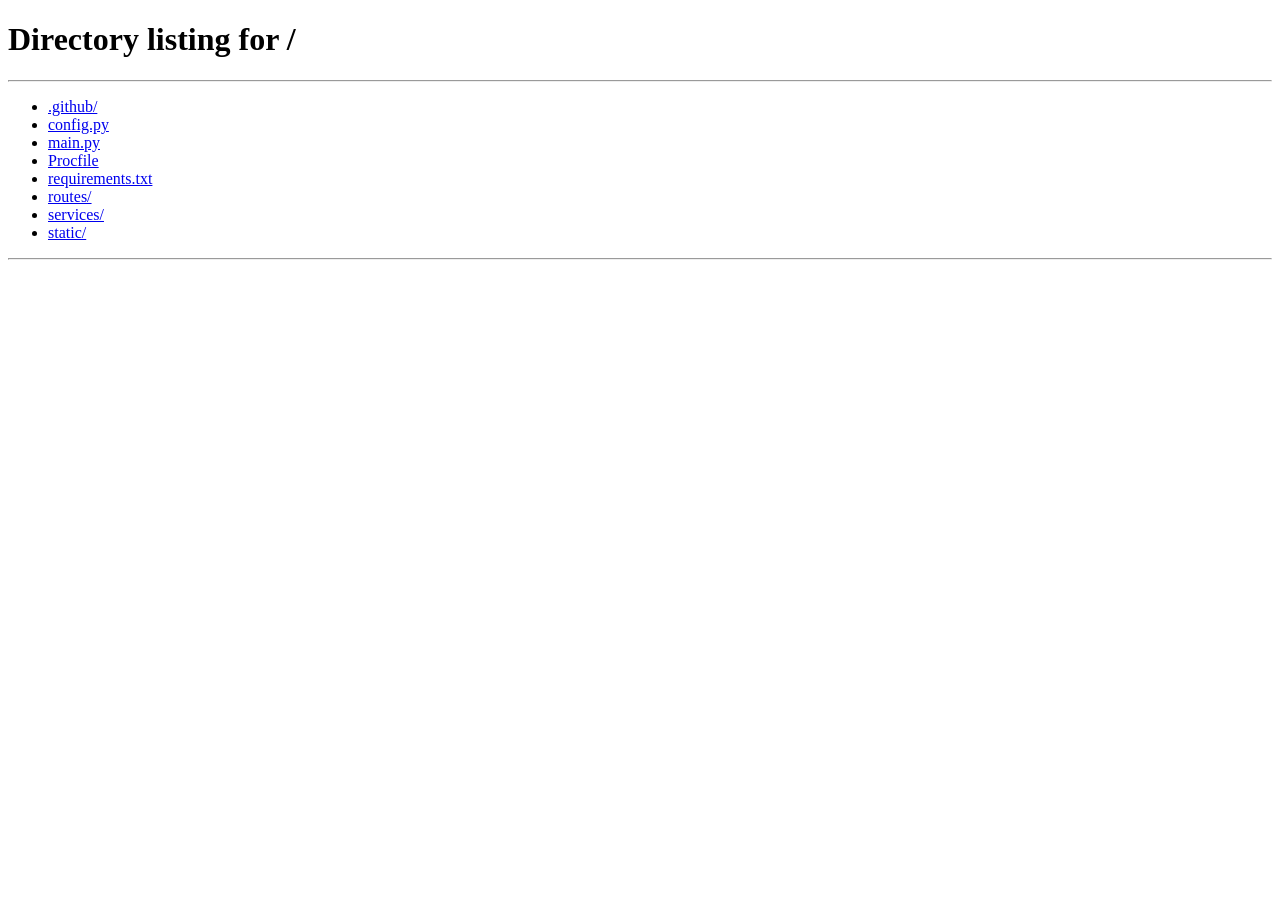
<file: static/index.html>
<!DOCTYPE html>
<html lang="en">
<head>
  <meta charset="UTF-8"/>
  <meta name="viewport" content="width=device-width,initial-scale=1.0"/>
  <title>Lumina — Browse</title>
  <link rel="stylesheet" href="/static/css/style.css"/>
</head>
<body>

<nav>
  <div class="nav-logo">Lumina<span class="dot">.</span></div>
  <div class="nav-links">
    <a href="/browse" class="nav-link active">Browse</a>
  </div>
  <div class="nav-right">
    <span class="nav-chip" id="nav-chip">CONSUMER</span>
    <span style="font-size:12px;color:var(--ink-3);letter-spacing:.5px" id="nav-user"></span>
    <button class="btn btn-ghost btn-sm" onclick="doLogout()">Sign out</button>
  </div>
</nav>

<div class="container page-wrap">

  <div class="page-header">
    <h1 class="page-title">The <span class="accent">archive,</span><br/>open to all.</h1>
    <p class="page-sub">Photographs uploaded by creators on Lumina. Search by title, tag, or location.</p>
  </div>

  <!-- Search is the focal input — large, underlined -->
  <div class="search-wrap">
    <input class="search-input" id="search-input" placeholder="Search by title, tag, location…" type="text"/>
    <button class="btn btn-ghost btn-sm" onclick="doSearch()">Search →</button>
    <button class="btn btn-ghost btn-sm" onclick="clearSearch()" style="color:var(--ink-3)">Clear</button>
  </div>

  <div id="search-label" style="display:none;font-size:11px;color:var(--ink-3);margin-bottom:1.5rem;letter-spacing:1.2px;text-transform:uppercase"></div>

  <div id="photo-grid" class="photo-grid"></div>

  <div id="grid-loader" class="loader-wrap" style="display:none">
    <div class="spinner"></div><span>Loading</span>
  </div>

  <div id="empty" class="empty-state" style="display:none">
    <span class="empty-icon">◌</span>
    <div class="empty-title">Nothing to show</div>
    <div class="empty-sub">Try a different query, or check back later.</div>
  </div>

  <div style="text-align:center;margin-top:3rem;display:none" id="load-more-wrap">
    <button class="btn btn-outline" id="load-more-btn" onclick="loadMore()">Load more</button>
  </div>
</div>

<div class="toast" id="toast"><div class="toast-dot"></div><span id="toast-msg"></span></div>
<script src="/static/js/auth.js"></script>
<script src="/static/js/consumer.js"></script>
<script>
  requireAuth();
  window.addEventListener('DOMContentLoaded',()=>{
    const u=localStorage.getItem('sv_username');
    if(u){
      document.getElementById('nav-user').textContent=u;
      document.getElementById('nav-chip').textContent=(localStorage.getItem('sv_role')||'consumer').toUpperCase();
    }
    loadPhotos();
    document.getElementById('search-input').addEventListener('keydown',e=>{if(e.key==='Enter')doSearch();});
  });
</script>
</body>
</html>
</file>
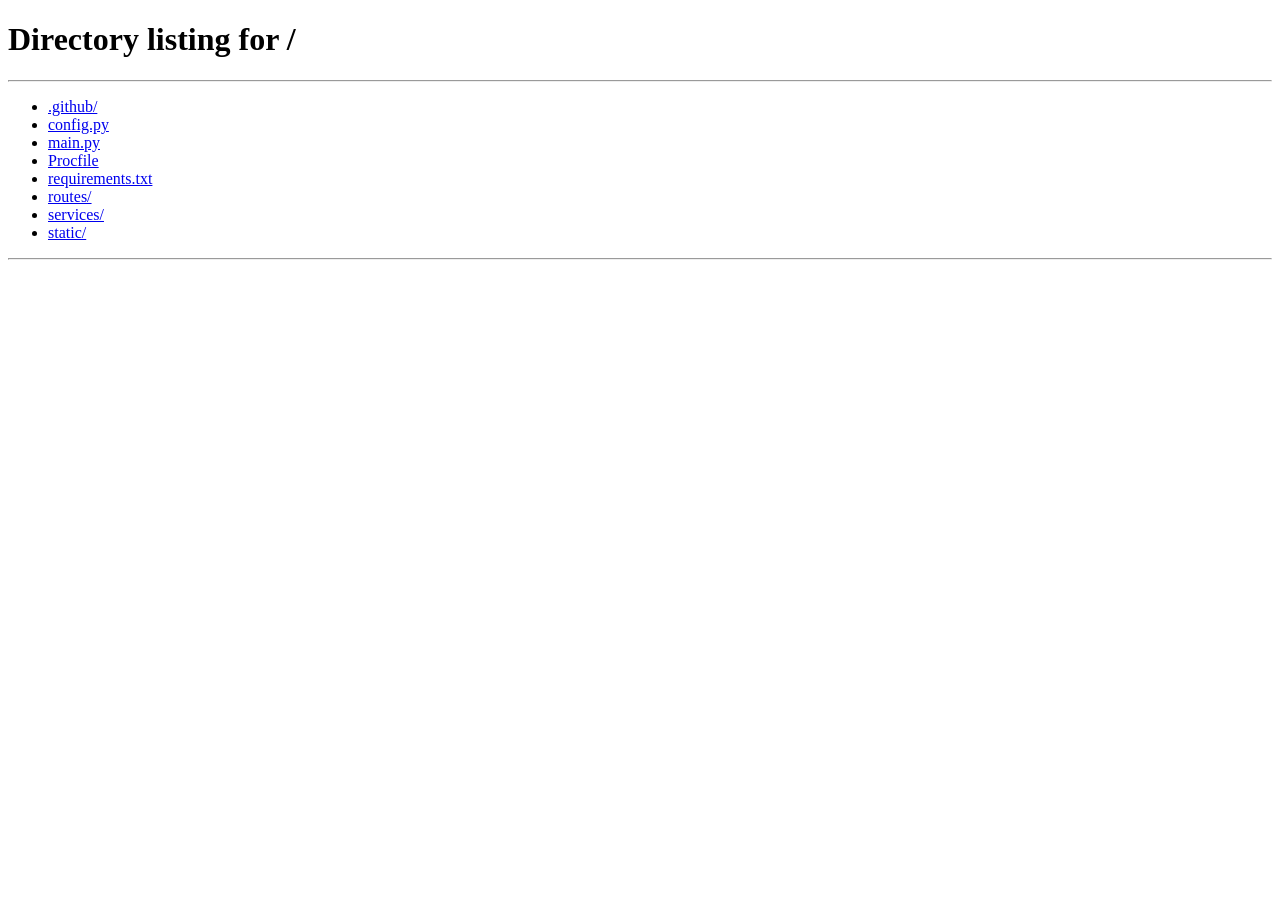
<file: static/creator.html>
<!DOCTYPE html>
<html lang="en">
<head>
  <meta charset="UTF-8"/>
  <meta name="viewport" content="width=device-width,initial-scale=1.0"/>
  <title>Lumina — Studio</title>
  <link rel="stylesheet" href="/static/css/style.css"/>
</head>
<body>

<nav>
  <div class="nav-logo">Lumina<span class="dot">.</span></div>
  <div class="nav-links">
    <a href="/studio" class="nav-link active">Studio</a>
  </div>
  <div class="nav-right">
    <span class="nav-chip creator">Admin</span>
    <span style="font-size:12px;color:var(--ink-3);letter-spacing:.5px" id="nav-user"></span>
    <button class="btn btn-ghost btn-sm" onclick="doLogout()">Sign out</button>
  </div>
</nav>

<div class="dashboard-layout">

  <!-- SIDEBAR -->
  <aside class="sidebar">
    <div class="sidebar-label">Studio</div>
    <a href="#" class="sidebar-link active" id="link-upload" onclick="showSection('upload');return false">
      <span class="sidebar-icon">＋</span>New upload
    </a>
    <a href="#" class="sidebar-link" id="link-photos" onclick="showSection('photos');return false">
      <span class="sidebar-icon">▢</span>Your photos
    </a>
    <div class="sidebar-stat">
      <div class="sidebar-stat-num" id="sb-count">—</div>
      <div class="sidebar-stat-label">Photos uploaded</div>
    </div>
  </aside>

  <main class="main-area">

    <!-- ========== UPLOAD SECTION ========== -->
    <div id="section-upload">
      <div class="section-header">
        <div class="section-title">New upload</div>
      </div>

      <!-- TWO-COLUMN: drop zone left, the FORM FIELDS take prominence on the right -->
      <div style="display:grid;grid-template-columns:.85fr 1fr;gap:3rem;max-width:1000px;align-items:start">

        <!-- DROP ZONE -->
        <div>
          <div class="upload-zone" id="drop-zone" onclick="document.getElementById('file-input').click()">
            <input type="file" id="file-input" accept="image/jpeg,image/png,image/webp,image/gif" onchange="handleFile(event)"/>
            <div class="upload-icon-wrap">↑</div>
            <div class="upload-label">Drop your image</div>
            <div class="upload-hint">or click — JPG · PNG · WEBP · GIF · 10MB max</div>
          </div>
          <div class="preview-wrap" id="preview-wrap"><img id="preview-img" src="" alt="Preview"/></div>
        </div>

        <!-- THE FORM — large, underline-style inputs, generous spacing -->
        <div>
          <div class="form-group">
            <label>Title <span style="color:var(--danger);font-weight:400">*</span></label>
            <input class="form-control" type="text" id="u-title" placeholder="Give your photograph a name" maxlength="100"/>
          </div>

          <div class="form-group">
            <label>Caption</label>
            <textarea class="form-control" id="u-caption" rows="3" placeholder="Tell the story behind it…"></textarea>
          </div>

          <div class="form-group">
            <label>Location</label>
            <input class="form-control" type="text" id="u-location" placeholder="e.g. Hunza Valley, Pakistan"/>
          </div>

          <div class="form-group">
            <label>People present</label>
            <input class="form-control" type="text" id="u-people" placeholder="Names, separated by commas"/>
          </div>

          <div class="alert alert-error"   id="upload-err"></div>
          <div class="alert alert-success" id="upload-ok"></div>

          <button class="btn btn-primary btn-full" id="upload-btn" onclick="uploadPhoto()" style="margin-top:1rem">
            <span id="upload-btn-txt">Publish to Lumina</span>
            <span class="loader-inline" id="upload-ld" style="display:none"></span>
          </button>
        </div>
      </div>
    </div>

    <!-- ========== MY PHOTOS SECTION ========== -->
    <div id="section-photos" style="display:none">
      <div class="section-header">
        <div class="section-title">Your photos</div>
        <button class="btn btn-outline btn-sm" onclick="loadMyPhotos()">Refresh</button>
      </div>

      <div class="stats-grid" style="max-width:760px">
        <div class="stat-card"><div class="stat-num" id="st-total">0</div><div class="stat-label">Total photos</div></div>
        <div class="stat-card"><div class="stat-num" id="st-comments">0</div><div class="stat-label">Comments</div></div>
        <div class="stat-card"><div class="stat-num" id="st-avg">—</div><div class="stat-label">Avg rating</div></div>
      </div>

      <div id="my-grid" class="photo-grid"></div>

      <div id="my-loader" class="loader-wrap" style="display:none">
        <div class="spinner"></div><span>Loading</span>
      </div>

      <div id="my-empty" class="empty-state" style="display:none">
        <span class="empty-icon">◌</span>
        <div class="empty-title">No uploads yet</div>
        <div class="empty-sub">Upload your first photograph to begin.</div>
      </div>
    </div>

  </main>
</div>

<!-- DELETE MODAL -->
<div class="modal-overlay" id="del-modal">
  <div class="modal">
    <div class="modal-title">Delete this photo?</div>
    <div class="modal-body">This will permanently remove the image and all of its comments. The action cannot be undone.</div>
    <div class="modal-actions">
      <button class="btn btn-danger" id="del-confirm" onclick="confirmDelete()">
        <span id="del-txt">Delete</span>
        <span class="loader-inline" id="del-ld" style="display:none"></span>
      </button>
      <button class="btn btn-outline" onclick="closeModal()">Cancel</button>
    </div>
  </div>
</div>

<div class="toast" id="toast"><div class="toast-dot"></div><span id="toast-msg"></span></div>
<script src="/static/js/auth.js"></script>
<script src="/static/js/creator.js"></script>
<script>
  requireAuth('creator');
  window.addEventListener('DOMContentLoaded',()=>{
    const u=localStorage.getItem('sv_username');
    if(u)document.getElementById('nav-user').textContent=u;
    loadStats();setupDrop();
  });
  function showSection(n){
    document.getElementById('section-upload').style.display=n==='upload'?'block':'none';
    document.getElementById('section-photos').style.display=n==='photos'?'block':'none';
    document.getElementById('link-upload').classList.toggle('active',n==='upload');
    document.getElementById('link-photos').classList.toggle('active',n==='photos');
    if(n==='photos')loadMyPhotos();
  }
</script>
</body>
</html>
</file>
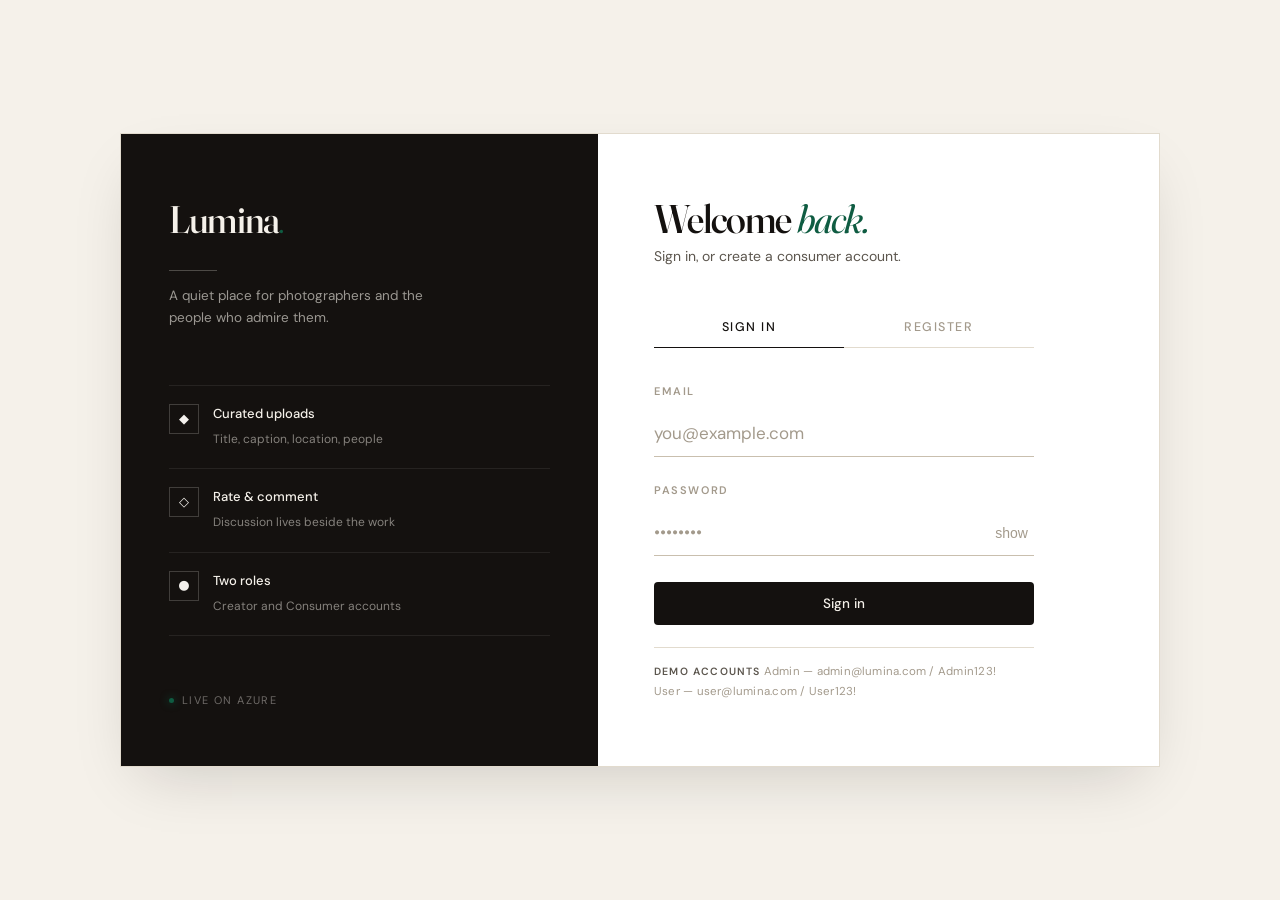
<file: static/login.html>
<!DOCTYPE html>
<html lang="en">
<head>
  <meta charset="UTF-8"/>
  <meta name="viewport" content="width=device-width,initial-scale=1.0"/>
  <title>Lumina — Sign In</title>
  <link rel="stylesheet" href="/static/css/style.css"/>
</head>
<body>

<div class="login-wrap">
  <div class="login-card">

    <!-- LEFT — minimal masthead -->
    <div class="login-left">
      <div>
        <div class="login-logo">Lumina<span class="dot">.</span></div>
        <div class="logo-line"></div>
        <p class="login-tagline">A quiet place for photographers and the people who admire them.</p>
      </div>

      <div class="feature-list">
        <div class="feature-item">
          <div class="feature-icon">◆</div>
          <div class="feature-text"><strong>Curated uploads</strong><span>Title, caption, location, people</span></div>
        </div>
        <div class="feature-item">
          <div class="feature-icon">◇</div>
          <div class="feature-text"><strong>Rate &amp; comment</strong><span>Discussion lives beside the work</span></div>
        </div>
        <div class="feature-item">
          <div class="feature-icon">●</div>
          <div class="feature-text"><strong>Two roles</strong><span>Creator and Consumer accounts</span></div>
        </div>
      </div>

      <div class="login-footer"><div class="live-dot"></div>Live on Azure</div>
    </div>

    <!-- RIGHT — the inputs are the show -->
    <div class="login-right">
      <div class="login-form-wrap">
        <div class="login-form-title">Welcome <em>back.</em></div>
        <div class="login-form-sub">Sign in, or create a consumer account.</div>

        <div class="tabs">
          <button class="tab-btn active" id="tab-in"  onclick="switchTab('in')">Sign in</button>
          <button class="tab-btn"        id="tab-reg" onclick="switchTab('reg')">Register</button>
        </div>

        <div class="alert alert-error"   id="aerr"></div>
        <div class="alert alert-success" id="aok"></div>

        <!-- SIGN IN -->
        <div id="form-in">
          <div class="form-group">
            <label>Email</label>
            <input class="form-control" type="email" id="in-email" placeholder="you@example.com" autocomplete="email"/>
          </div>
          <div class="form-group">
            <label>Password</label>
            <div class="input-wrap">
              <input class="form-control" type="password" id="in-pw" placeholder="••••••••" autocomplete="current-password"/>
              <button class="pw-toggle" onclick="togglePw('in-pw',this)">show</button>
            </div>
          </div>
          <button class="btn btn-primary btn-full" id="btn-in" onclick="doLogin()">
            <span id="btn-in-txt">Sign in</span>
            <span class="loader-inline" id="btn-in-ld" style="display:none"></span>
          </button>

          <div class="note-box">
            <strong>Demo accounts</strong>
            Admin — admin@lumina.com / Admin123!<br/>
            User — user@lumina.com / User123!
          </div>
        </div>

        <!-- REGISTER -->
        <div id="form-reg" style="display:none">
          <div class="form-group">
            <label>Username</label>
            <input class="form-control" type="text" id="reg-user" placeholder="e.g. ada_lovelace"/>
          </div>
          <div class="form-group">
            <label>Email</label>
            <input class="form-control" type="email" id="reg-email" placeholder="you@example.com"/>
          </div>
          <div class="form-group">
            <label>Password</label>
            <div class="input-wrap">
              <input class="form-control" type="password" id="reg-pw" placeholder="Minimum 8 characters"/>
              <button class="pw-toggle" onclick="togglePw('reg-pw',this)">show</button>
            </div>
          </div>
          <button class="btn btn-primary btn-full" id="btn-reg" onclick="doRegister()">
            <span id="btn-reg-txt">Create account</span>
            <span class="loader-inline" id="btn-reg-ld" style="display:none"></span>
          </button>
        </div>
      </div>
    </div>

  </div>
</div>

<div class="toast" id="toast"><div class="toast-dot"></div><span id="toast-msg"></span></div>
<script src="/static/js/auth.js"></script>
<script>
  (function(){const t=getToken(),r=getRole();if(t)window.location.href=r==='creator'?'/studio':'/browse';})();

  function switchTab(t){
    document.getElementById('form-in').style.display=t==='in'?'block':'none';
    document.getElementById('form-reg').style.display=t==='reg'?'block':'none';
    document.getElementById('tab-in').classList.toggle('active',t==='in');
    document.getElementById('tab-reg').classList.toggle('active',t==='reg');
    clearAlerts();
  }
  function clearAlerts(){['aerr','aok'].forEach(id=>document.getElementById(id).style.display='none');}
  function showAlert(type,msg){clearAlerts();const el=document.getElementById(type==='err'?'aerr':'aok');el.textContent=msg;el.style.display='block';}
  function setBusy(f,b){
    document.getElementById('btn-'+f+'-txt').style.display=b?'none':'inline';
    document.getElementById('btn-'+f+'-ld').style.display=b?'inline-block':'none';
    document.getElementById('btn-'+f).disabled=b;
  }
  function togglePw(id,btn){
    const i=document.getElementById(id);
    i.type=i.type==='password'?'text':'password';
    btn.textContent=i.type==='password'?'show':'hide';
  }

  async function doLogin(){
    clearAlerts();
    const email=document.getElementById('in-email').value.trim();
    const pw=document.getElementById('in-pw').value;
    if(!email)return showAlert('err','Please enter your email.');
    if(!pw)return showAlert('err','Please enter your password.');
    setBusy('in',true);
    try{const r=await login(email,pw);window.location.href=r.role==='creator'?'/studio':'/browse';}
    catch(e){showAlert('err',e.message||'Login failed.');}
    finally{setBusy('in',false);}
  }

  async function doRegister(){
    clearAlerts();
    const u=document.getElementById('reg-user').value.trim();
    const e=document.getElementById('reg-email').value.trim();
    const p=document.getElementById('reg-pw').value;
    if(!u||!e)return showAlert('err','All fields required.');
    if(p.length<8)return showAlert('err','Password must be at least 8 characters.');
    setBusy('reg',true);
    try{await register(u,e,p);showAlert('ok','Account created. Sign in below.');setTimeout(()=>switchTab('in'),1400);}
    catch(e){showAlert('err',e.message);}
    finally{setBusy('reg',false);}
  }
  document.addEventListener('keydown',e=>{
    if(e.key!=='Enter')return;
    if(document.getElementById('form-in').style.display!=='none')doLogin();
    else doRegister();
  });
</script>
</body>
</html>
</file>
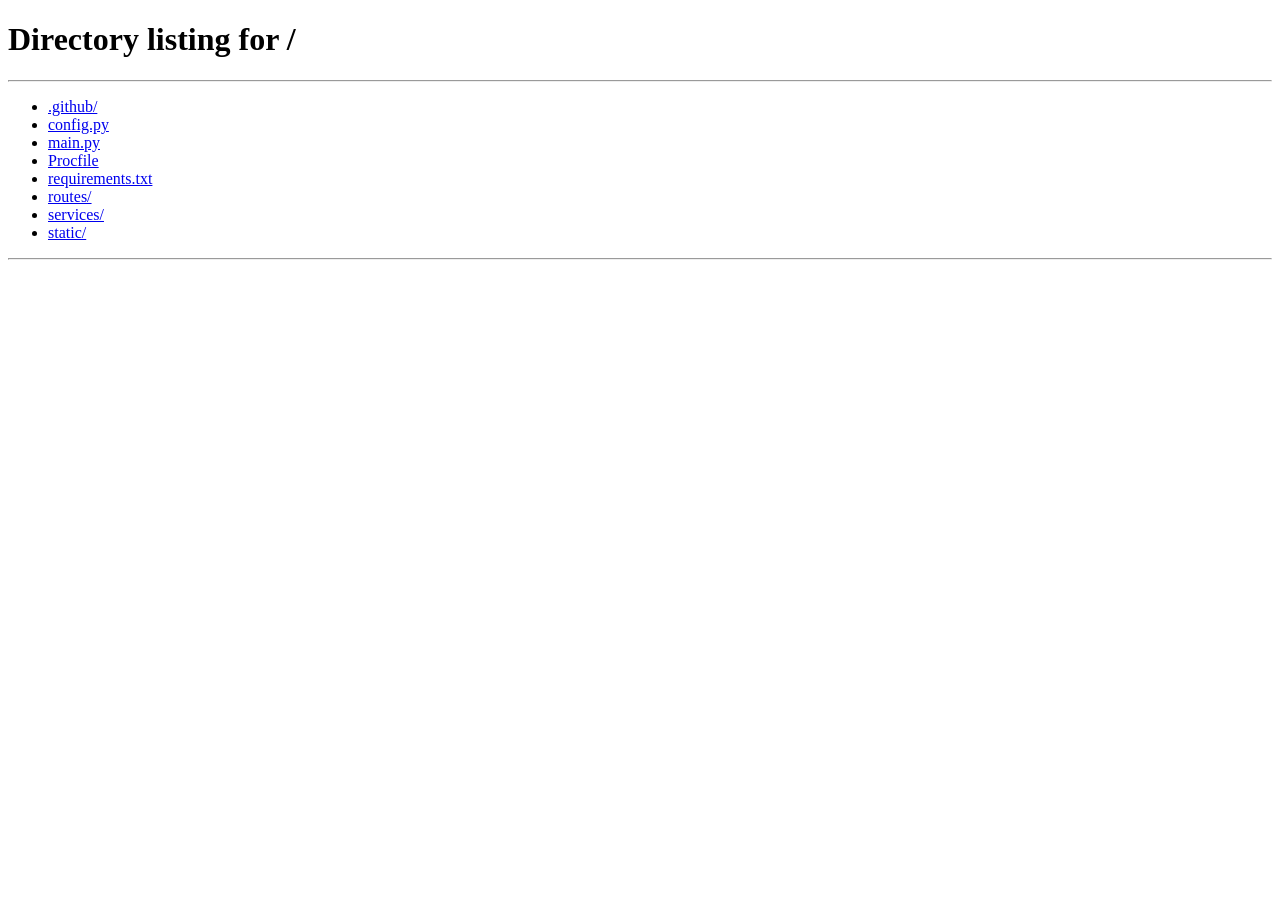
<file: static/photo.html>
<!DOCTYPE html>
<html lang="en">
<head>
  <meta charset="UTF-8"/>
  <meta name="viewport" content="width=device-width,initial-scale=1.0"/>
  <title>Lumina — Photo</title>
  <link rel="stylesheet" href="/static/css/style.css"/>
</head>
<body>

<nav>
  <div class="nav-logo">Lumina<span class="dot">.</span></div>
  <div class="nav-links">
    <a href="/browse" class="nav-link">← All photos</a>
  </div>
  <div class="nav-right">
    <span class="nav-chip" id="nav-chip">CONSUMER</span>
    <button class="btn btn-ghost btn-sm" onclick="doLogout()">Sign out</button>
  </div>
</nav>

<div class="container page-wrap">

  <div id="page-loader" class="loader-wrap"><div class="spinner"></div><span>Loading</span></div>

  <div id="photo-content" style="display:none">
    <div class="detail-grid">

      <!-- IMAGE -->
      <div>
        <div class="detail-img-wrap">
          <img id="photo-img" src="" alt=""/>
        </div>
        <div id="ai-tags-wrap" style="display:none;margin-top:1.4rem">
          <div style="font-size:10.5px;color:var(--ink-3);text-transform:uppercase;letter-spacing:1.6px;margin-bottom:10px">Detected tags</div>
          <div class="tags-row" id="ai-tags"></div>
        </div>
      </div>

      <!-- SIDEBAR -->
      <div class="detail-sidebar">

        <!-- Title + meta -->
        <div class="detail-panel">
          <h1 class="detail-title" id="photo-title">—</h1>
          <div class="meta-row"><span class="meta-key">Caption</span><span class="meta-val" id="photo-caption">—</span></div>
          <div class="meta-row"><span class="meta-key">Location</span><span class="meta-val" id="photo-location">—</span></div>
          <div class="meta-row"><span class="meta-key">People</span><span class="meta-val" id="photo-people">—</span></div>
          <div class="meta-row"><span class="meta-key">Creator</span><span class="meta-val" id="photo-creator">—</span></div>
          <div class="meta-row"><span class="meta-key">Uploaded</span><span class="meta-val" id="photo-date">—</span></div>

          <div class="rating-display">
            <div class="rating-num" id="avg-rating">—</div>
            <div class="stars" id="avg-stars"></div>
            <div class="rating-sub" id="rating-count">0 ratings</div>
          </div>
        </div>

        <!-- COMMENT INPUT — the focal field on this page -->
        <div class="detail-panel">
          <div class="panel-title">Leave a comment</div>

          <div style="margin-bottom:1.2rem">
            <div style="font-size:10.5px;color:var(--ink-3);text-transform:uppercase;letter-spacing:1.6px;margin-bottom:8px">Your rating <span style="text-transform:none;letter-spacing:0;color:var(--ink-3)">— optional</span></div>
            <div class="stars-input" id="star-input">
              <span class="star" data-v="1" onclick="setRating(1)">★</span>
              <span class="star" data-v="2" onclick="setRating(2)">★</span>
              <span class="star" data-v="3" onclick="setRating(3)">★</span>
              <span class="star" data-v="4" onclick="setRating(4)">★</span>
              <span class="star" data-v="5" onclick="setRating(5)">★</span>
            </div>
          </div>

          <div class="form-group">
            <label>Your comment</label>
            <textarea class="form-control" id="comment-text" placeholder="Share your thoughts on this photograph…"></textarea>
          </div>

          <button class="btn btn-primary btn-full" id="comment-btn" onclick="submitComment()">
            <span id="comment-btn-txt">Post comment</span>
            <span class="loader-inline" id="comment-ld" style="display:none"></span>
          </button>
        </div>

        <!-- COMMENT LIST -->
        <div class="detail-panel">
          <div class="panel-title">Discussion</div>
          <div id="comments-list">
            <div class="loader-wrap" style="padding:1.5rem"><div class="spinner"></div></div>
          </div>
        </div>

      </div>
    </div>
  </div>
</div>

<div class="toast" id="toast"><div class="toast-dot"></div><span id="toast-msg"></span></div>
<script src="/static/js/auth.js"></script>
<script src="/static/js/consumer.js"></script>
<script>
  requireAuth();
  let selectedRating=0;
  function setRating(v){
    selectedRating=v;
    document.querySelectorAll('#star-input .star').forEach(s=>s.classList.toggle('active',parseInt(s.dataset.v)<=v));
  }
  window.addEventListener('DOMContentLoaded',()=>{
    const id=new URLSearchParams(window.location.search).get('id');
    if(!id){window.location.href='/browse';return;}
    loadPhotoDetail(id);
  });
</script>
</body>
</html>
</file>
<file: static/css/style.css>
/* ============================================================
   LUMINA — Editorial photography aesthetic
   All original class names preserved (JS contracts unchanged).
   ============================================================ */
@import url('https://fonts.googleapis.com/css2?family=Fraunces:opsz,wght@9..144,400;9..144,500;9..144,600;9..144,700&family=DM+Sans:wght@400;500;600;700&display=swap');

:root{
  --bg:           #F5F1EA;
  --bg-card:      #FFFFFF;
  --bg-elevated:  #EDE7DC;
  --border:       #E2DBCE;
  --border-2:     #C9BFAE;
  --ink:          #14110F;
  --ink-2:        #5C564E;
  --ink-3:        #A39A8C;
  --accent:       #0F5C42;
  --accent-2:     #0A4533;
  --accent-soft:  #E6EFEA;
  --accent-line:  #B9CFC4;
  --danger:       #B91C1C;
  --danger-soft:  #FBE9E7;
  --success:      #15803D;
  --success-soft: #E6F4EC;
  --warning:      #B45309;

  --font-display: 'Fraunces', Georgia, serif;
  --font-body:    'DM Sans', system-ui, sans-serif;

  /* tokens kept for JS-injected colors */
  --text:    var(--ink);
  --text-2:  var(--ink-2);
  --text-3:  var(--ink-3);
  --blue:    var(--accent);
  --blue-bright: var(--accent-2);
  --blue-dim:    var(--accent-line);
  --blue-subtle: var(--accent-soft);

  --r:  6px;
  --r2: 4px;
  --shadow:    0 1px 0 var(--border);
  --shadow-lg: 0 24px 60px -20px rgba(20,17,15,.18);
}

*,*::before,*::after{box-sizing:border-box;margin:0;padding:0}
html{scroll-behavior:smooth}
body{
  background:var(--bg);
  color:var(--ink);
  font-family:var(--font-body);
  font-size:15px;
  line-height:1.55;
  min-height:100vh;
  -webkit-font-smoothing:antialiased;
  font-feature-settings:"ss01","cv11";
}
a{color:var(--accent);text-decoration:none}
a:hover{color:var(--accent-2)}
img{display:block;max-width:100%}

/* (kept so old refs don't break — now invisible) */
.bg-grid,.bg-orb,.bg-orb-1,.bg-orb-2{display:none!important}

/* ============================================================
   NAV — minimal, editorial masthead
   ============================================================ */
nav{
  background:var(--bg);
  border-bottom:1px solid var(--border);
  height:72px;
  display:flex;align-items:center;
  padding:0 3rem;gap:2.5rem;
  position:sticky;top:0;z-index:100;
}
.nav-logo{
  font-family:var(--font-display);
  font-size:1.6rem;font-weight:600;
  letter-spacing:-.01em;
  color:var(--ink);
  display:flex;align-items:center;gap:4px;
  font-variation-settings:"opsz" 144;
}
.nav-logo .dot{color:var(--accent);font-size:1.3rem;line-height:0;margin:0 1px}
.nav-links{display:flex;gap:2px;flex:1}
.nav-link{
  font-size:13px;font-weight:500;
  color:var(--ink-2);
  padding:8px 14px;
  letter-spacing:.01em;
  transition:color .15s;
}
.nav-link:hover{color:var(--ink)}
.nav-link.active{color:var(--accent)}
.nav-right{display:flex;align-items:center;gap:14px;margin-left:auto}
.nav-chip{
  font-family:var(--font-body);
  font-size:10px;font-weight:600;
  letter-spacing:1.4px;text-transform:uppercase;
  padding:5px 10px;
  border:1px solid var(--accent-line);
  color:var(--accent);
  background:var(--accent-soft);
}
.nav-chip.creator{
  border-color:#E5C68A;color:var(--warning);background:#FBF3E2;
}

/* ============================================================
   BUTTONS
   ============================================================ */
.btn{
  font-family:var(--font-body);
  font-weight:500;font-size:13.5px;
  padding:13px 24px;
  border:none;cursor:pointer;
  border-radius:var(--r2);
  transition:all .18s ease;
  display:inline-flex;align-items:center;justify-content:center;gap:8px;
  letter-spacing:.01em;
}
.btn-primary{
  background:var(--ink);color:var(--bg);
}
.btn-primary:hover{background:var(--accent);transform:translateY(-1px)}
.btn-outline{
  background:transparent;
  border:1px solid var(--border-2);
  color:var(--ink);
}
.btn-outline:hover{border-color:var(--ink);background:var(--ink);color:var(--bg)}
.btn-ghost{background:transparent;color:var(--ink-2);padding:9px 14px}
.btn-ghost:hover{color:var(--ink)}
.btn-danger{
  background:transparent;
  border:1px solid #E8C7C5;
  color:var(--danger);
}
.btn-danger:hover{background:var(--danger);color:#fff;border-color:var(--danger)}
.btn-sm{padding:9px 16px;font-size:12px}
.btn-full{width:100%}

/* ============================================================
   FORMS — the centerpiece
   Large, confident inputs with hairline rules.
   ============================================================ */
.form-group{margin-bottom:1.6rem}
.form-group label{
  display:block;
  font-family:var(--font-body);
  font-size:11px;font-weight:600;
  color:var(--ink-3);
  margin-bottom:10px;
  text-transform:uppercase;
  letter-spacing:1.6px;
}
.form-control{
  width:100%;
  background:transparent;
  border:none;
  border-bottom:1.5px solid var(--border-2);
  color:var(--ink);
  font-family:var(--font-body);
  font-size:17px;
  font-weight:400;
  padding:12px 0;
  border-radius:0;
  outline:none;
  transition:border-color .2s ease;
}
.form-control:focus{
  border-bottom-color:var(--accent);
}
.form-control::placeholder{color:var(--ink-3);font-weight:400}
textarea.form-control{
  resize:vertical;
  min-height:88px;
  border:1.5px solid var(--border);
  padding:14px 16px;
  border-radius:var(--r2);
  font-size:15px;
  background:var(--bg-card);
}
textarea.form-control:focus{border-color:var(--accent)}

/* ============================================================
   ALERTS
   ============================================================ */
.alert{
  padding:13px 16px;
  border-radius:var(--r2);
  font-size:13.5px;
  margin-bottom:1.2rem;
  display:none;
  border:1px solid transparent;
}
.alert-error  {background:var(--danger-soft); border-color:#E8C7C5;color:var(--danger)}
.alert-success{background:var(--success-soft);border-color:#BFE0CC;color:var(--success)}
.alert-info   {background:var(--accent-soft); border-color:var(--accent-line);color:var(--accent)}

/* ============================================================
   PHOTO GRID & CARDS
   ============================================================ */
.photo-grid{
  display:grid;
  grid-template-columns:repeat(auto-fill,minmax(280px,1fr));
  gap:32px 24px;
}
.photo-card{
  background:transparent;
  border:none;
  cursor:pointer;
  transition:transform .25s ease;
  overflow:visible;
}
.photo-card:hover{transform:translateY(-3px)}
.photo-card-img{
  position:relative;
  aspect-ratio:4/5;
  overflow:hidden;
  background:var(--bg-elevated);
  border-radius:var(--r2);
}
.photo-card-img img{
  width:100%;height:100%;object-fit:cover;
  transition:transform .6s cubic-bezier(.2,.8,.2,1),filter .3s;
  filter:saturate(.95);
}
.photo-card:hover .photo-card-img img{transform:scale(1.05);filter:saturate(1.05)}
.photo-card-overlay{
  position:absolute;inset:0;
  background:linear-gradient(to top,rgba(20,17,15,.55) 0%,transparent 55%);
  opacity:0;transition:opacity .3s;
  display:flex;align-items:flex-end;
  padding:1.2rem;
}
.photo-card:hover .photo-card-overlay{opacity:1}
.overlay-title{color:#fff;font-family:var(--font-display);font-size:1.05rem}
.photo-card-body{padding:14px 2px 0}
.photo-card-title{
  font-family:var(--font-display);
  font-size:1.15rem;font-weight:500;
  line-height:1.25;
  color:var(--ink);
  margin-bottom:6px;
  letter-spacing:-.01em;
  font-variation-settings:"opsz" 24;
}
.photo-card-meta{
  display:flex;flex-wrap:wrap;gap:14px;
  font-size:12px;color:var(--ink-2);
  letter-spacing:.02em;
}
.tags-row{display:flex;flex-wrap:wrap;gap:5px;margin-top:10px}
.tag{
  font-size:10.5px;font-weight:500;
  padding:3px 9px;
  border-radius:2px;
  background:var(--accent-soft);
  color:var(--accent);
  letter-spacing:.04em;
  text-transform:lowercase;
}

/* ============================================================
   LAYOUT
   ============================================================ */
.container{max-width:1240px;margin:0 auto;padding:0 3rem}
.page-wrap{padding:3rem 0 5rem}
.page-header{
  margin-bottom:2.5rem;
  padding-bottom:2rem;
  border-bottom:1px solid var(--border);
}
.page-title{
  font-family:var(--font-display);
  font-weight:500;
  font-size:clamp(2.4rem,5vw,3.8rem);
  color:var(--ink);
  line-height:1;
  letter-spacing:-.025em;
  font-variation-settings:"opsz" 144;
}
.page-title .accent{
  color:var(--accent);
  font-style:italic;
  font-weight:400;
}
.page-sub{
  color:var(--ink-2);
  font-size:15px;
  margin-top:14px;
  max-width:540px;
}
.section-header{
  display:flex;align-items:baseline;
  justify-content:space-between;
  margin-bottom:2rem;
  padding-bottom:1.2rem;
  border-bottom:1px solid var(--border);
}
.section-title{
  font-family:var(--font-display);
  font-weight:500;
  font-size:1.9rem;
  letter-spacing:-.02em;
  font-variation-settings:"opsz" 96;
}

/* ============================================================
   SEARCH
   ============================================================ */
.search-wrap{
  display:flex;gap:0;
  margin-bottom:2rem;
  border-bottom:1.5px solid var(--ink);
  padding-bottom:6px;
  align-items:center;
}
.search-input{
  flex:1;
  background:transparent;
  border:none;
  color:var(--ink);
  font-family:var(--font-display);
  font-size:1.5rem;
  font-weight:400;
  padding:10px 0;
  outline:none;
  letter-spacing:-.01em;
}
.search-input::placeholder{color:var(--ink-3);font-style:italic}

/* ============================================================
   LOGIN — large stage for the inputs
   ============================================================ */
.login-wrap{
  min-height:100vh;
  display:flex;align-items:center;justify-content:center;
  padding:2rem;
  background:var(--bg);
}
.login-card{
  width:100%;max-width:1040px;
  display:grid;grid-template-columns:.85fr 1fr;
  background:var(--bg-card);
  border:1px solid var(--border);
  overflow:hidden;
  box-shadow:var(--shadow-lg);
}
.login-left{
  background:var(--ink);
  padding:3.5rem 3rem;
  display:flex;flex-direction:column;
  justify-content:space-between;
  color:#F5F1EA;
  position:relative;
}
.login-left::before{display:none}
.login-logo{
  font-family:var(--font-display);
  font-size:2.4rem;font-weight:500;
  color:#F5F1EA;
  letter-spacing:-.02em;
  font-variation-settings:"opsz" 144;
}
.login-logo .dot{color:var(--accent);font-size:1.6rem}
.login-tagline{
  color:rgba(245,241,234,.6);
  font-size:13.5px;
  margin-top:14px;
  line-height:1.6;
  max-width:280px;
}
.logo-line{
  height:1px;
  background:rgba(245,241,234,.25);
  width:48px;
  margin-top:20px;
}
.feature-list{margin:0}
.feature-item{
  display:flex;align-items:flex-start;gap:14px;
  padding:18px 0;
  border-top:1px solid rgba(245,241,234,.08);
}
.feature-item:last-child{border-bottom:1px solid rgba(245,241,234,.08)}
.feature-icon{
  width:30px;height:30px;
  background:transparent;
  border:1px solid rgba(245,241,234,.2);
  border-radius:0;
  display:flex;align-items:center;justify-content:center;
  font-size:13px;flex-shrink:0;
  filter:grayscale(.4);
}
.feature-text strong{
  display:block;font-size:13px;font-weight:500;
  color:#F5F1EA;margin-bottom:3px;
}
.feature-text span{font-size:12px;color:rgba(245,241,234,.5);line-height:1.5}
.login-footer{
  font-size:11px;
  letter-spacing:1.4px;
  text-transform:uppercase;
  color:rgba(245,241,234,.4);
  display:flex;align-items:center;gap:8px;
}
.live-dot{
  width:5px;height:5px;border-radius:50%;
  background:var(--accent);
  box-shadow:0 0 8px var(--accent);
}

.login-right{
  background:var(--bg-card);
  padding:4rem 3.5rem;
  display:flex;align-items:center;
}
.login-form-wrap{width:100%;max-width:380px}
.login-form-title{
  font-family:var(--font-display);
  font-weight:500;
  font-size:2.5rem;
  color:var(--ink);
  margin-bottom:6px;
  letter-spacing:-.025em;
  line-height:1.05;
  font-variation-settings:"opsz" 144;
}
.login-form-title em{font-style:italic;color:var(--accent);font-weight:400}
.login-form-sub{
  color:var(--ink-2);
  font-size:14px;margin-bottom:2.4rem;
}
.tabs{
  display:flex;
  border-bottom:1px solid var(--border);
  margin-bottom:2.2rem;
  gap:0;
}
.tab-btn{
  flex:1;
  font-family:var(--font-body);
  font-weight:500;font-size:12.5px;
  background:transparent;border:none;
  color:var(--ink-3);
  padding:12px 0;cursor:pointer;
  letter-spacing:1.5px;
  text-transform:uppercase;
  border-bottom:1.5px solid transparent;
  margin-bottom:-1px;
  transition:all .18s;
}
.tab-btn.active{color:var(--ink);border-bottom-color:var(--ink)}
.tab-btn:hover:not(.active){color:var(--ink-2)}

.input-wrap{position:relative}
.input-wrap .form-control{padding-right:36px}
.pw-toggle{
  position:absolute;right:0;top:50%;
  transform:translateY(-50%);
  background:none;border:none;cursor:pointer;
  color:var(--ink-3);font-size:14px;padding:6px;
}
.pw-toggle:hover{color:var(--ink-2)}
.note-box{
  background:transparent;
  border:none;
  border-top:1px solid var(--border);
  padding:14px 0 0;
  font-size:11.5px;
  color:var(--ink-3);
  line-height:1.7;
  margin-top:1.4rem;
  letter-spacing:.02em;
}
.note-box strong{font-weight:600;color:var(--ink-2);font-size:10.5px;text-transform:uppercase;letter-spacing:1.2px}

/* ============================================================
   PHOTO DETAIL
   ============================================================ */
.detail-grid{
  display:grid;
  grid-template-columns:1.4fr 1fr;
  gap:3.5rem;
  align-items:start;
}
.detail-img-wrap{
  border-radius:var(--r2);
  overflow:hidden;
  background:var(--bg-elevated);
  position:sticky;top:90px;
}
.detail-img-wrap img{width:100%;display:block}
.detail-sidebar{display:flex;flex-direction:column;gap:0}
.detail-panel{
  background:transparent;
  border:none;
  border-top:1px solid var(--border);
  padding:1.8rem 0;
}
.detail-panel:first-child{border-top:none;padding-top:0}
.detail-title{
  font-family:var(--font-display);
  font-weight:500;
  font-size:2.4rem;
  margin-bottom:1.5rem;
  letter-spacing:-.025em;
  line-height:1.05;
  font-variation-settings:"opsz" 144;
}
.meta-row{
  display:flex;gap:18px;
  padding:11px 0;
  border-top:1px solid var(--border);
  font-size:14px;
  align-items:baseline;
}
.meta-key{
  color:var(--ink-3);
  min-width:84px;
  font-size:10.5px;font-weight:600;
  text-transform:uppercase;
  letter-spacing:1.5px;
}
.meta-val{color:var(--ink);font-weight:400}
.panel-title{
  font-size:10.5px;font-weight:600;
  text-transform:uppercase;
  letter-spacing:1.8px;
  color:var(--ink-3);
  margin-bottom:1.4rem;
}

/* ============================================================
   RATING / STARS — class names preserved for JS
   ============================================================ */
.rating-display{text-align:left;padding:1.4rem 0 .4rem}
.rating-num{
  font-family:var(--font-display);
  font-weight:500;
  font-size:3.5rem;
  color:var(--ink);
  line-height:1;
  letter-spacing:-.03em;
  font-variation-settings:"opsz" 144;
}
.rating-sub{
  font-size:11px;color:var(--ink-3);
  margin-top:6px;
  letter-spacing:1.4px;text-transform:uppercase;
}
.stars{display:flex;gap:3px;margin:8px 0}
.stars-input{display:flex;gap:6px;margin:.7rem 0 1rem}
.star{
  font-size:1.5rem;cursor:pointer;
  color:var(--border-2);
  transition:color .15s,transform .15s;
  line-height:1;
}
.star.active{color:#C8842B}
.star:hover{color:#C8842B;transform:scale(1.15)}

/* ============================================================
   COMMENTS
   ============================================================ */
.comment-item{
  padding:18px 0;
  border-top:1px solid var(--border);
}
.comment-item:first-child{border-top:none;padding-top:6px}
.comment-header{
  display:flex;align-items:center;gap:10px;
  margin-bottom:6px;flex-wrap:wrap;
}
.comment-user{
  font-weight:600;font-size:13px;
  color:var(--ink);
}
.comment-text{font-size:14.5px;color:var(--ink);line-height:1.6}
.comment-footer{margin-top:7px}
.comment-date{
  font-size:10.5px;color:var(--ink-3);
  letter-spacing:1.2px;text-transform:uppercase;
}
.comment-stars{font-size:12px;color:#C8842B}

/* ============================================================
   DASHBOARD (Creator)
   ============================================================ */
.dashboard-layout{
  display:grid;
  grid-template-columns:240px 1fr;
  min-height:calc(100vh - 72px);
}
.sidebar{
  background:var(--bg);
  border-right:1px solid var(--border);
  padding:2rem 0;
  position:sticky;top:72px;
  height:calc(100vh - 72px);overflow-y:auto;
}
.sidebar-label{
  font-size:10.5px;font-weight:600;
  letter-spacing:1.8px;text-transform:uppercase;
  color:var(--ink-3);
  padding:0 1.6rem;
  margin:0 0 1rem;
}
.sidebar-link{
  display:flex;align-items:center;gap:12px;
  padding:11px 1.6rem;
  font-size:13.5px;font-weight:500;
  color:var(--ink-2);
  transition:all .15s;
  border-left:2px solid transparent;
  letter-spacing:.01em;
}
.sidebar-link:hover{color:var(--ink)}
.sidebar-link.active{
  color:var(--ink);
  border-left-color:var(--accent);
  background:transparent;
}
.sidebar-icon{font-size:14px;width:18px;text-align:center;opacity:.7}
.sidebar-stat{
  padding:1.6rem;
  border-top:1px solid var(--border);
  margin-top:2rem;
}
.sidebar-stat-num{
  font-family:var(--font-display);font-weight:500;
  font-size:2.8rem;color:var(--ink);
  line-height:1;letter-spacing:-.03em;
  font-variation-settings:"opsz" 144;
}
.sidebar-stat-label{
  font-size:10.5px;color:var(--ink-3);
  margin-top:8px;
  letter-spacing:1.4px;text-transform:uppercase;
}
.main-area{padding:3rem 3.5rem;background:var(--bg)}

/* ============================================================
   STATS
   ============================================================ */
.stats-grid{
  display:grid;grid-template-columns:repeat(3,1fr);gap:0;
  margin-bottom:2.5rem;
  border-top:1px solid var(--border);
  border-bottom:1px solid var(--border);
}
.stat-card{
  background:transparent;
  border:none;
  border-right:1px solid var(--border);
  border-radius:0;
  padding:1.5rem 1.8rem;
  box-shadow:none;
}
.stat-card:last-child{border-right:none}
.stat-num{
  font-family:var(--font-display);font-weight:500;
  font-size:2.4rem;color:var(--ink);
  line-height:1;margin-bottom:6px;
  letter-spacing:-.02em;
  font-variation-settings:"opsz" 96;
}
.stat-label{
  font-size:10.5px;color:var(--ink-3);
  letter-spacing:1.5px;text-transform:uppercase;
}

/* ============================================================
   CREATOR CARDS
   ============================================================ */
.creator-card{
  background:var(--bg-card);
  border:1px solid var(--border);
  border-radius:var(--r2);
  overflow:hidden;
  transition:border-color .2s;
}
.creator-card:hover{border-color:var(--ink)}
.creator-card-img{aspect-ratio:16/10;overflow:hidden;background:var(--bg-elevated)}
.creator-card-img img{width:100%;height:100%;object-fit:cover;transition:transform .5s}
.creator-card:hover .creator-card-img img{transform:scale(1.03)}
.creator-card-body{padding:14px 16px 16px}
.creator-card-title{
  font-family:var(--font-display);
  font-weight:500;font-size:1rem;
  margin-bottom:8px;color:var(--ink);
  letter-spacing:-.005em;
}
.creator-card-meta{
  display:flex;gap:14px;
  font-size:11.5px;color:var(--ink-2);
  margin-bottom:12px;
  letter-spacing:.02em;
}
.creator-card-actions{display:flex;gap:8px}

/* ============================================================
   UPLOAD ZONE
   ============================================================ */
.upload-zone{
  border:1.5px dashed var(--border-2);
  border-radius:var(--r2);
  padding:3rem 1.5rem;
  text-align:center;
  cursor:pointer;
  transition:all .2s;
  background:transparent;
}
.upload-zone:hover,.upload-zone.drag-over{
  border-color:var(--accent);
  background:var(--accent-soft);
}
.upload-zone input[type="file"]{display:none}
.upload-icon-wrap{
  width:52px;height:52px;
  background:transparent;
  border:1px solid var(--border-2);
  border-radius:50%;
  display:flex;align-items:center;justify-content:center;
  font-size:20px;
  margin:0 auto 1.2rem;
  transition:all .2s;
}
.upload-zone:hover .upload-icon-wrap{
  border-color:var(--accent);
  transform:translateY(-2px);
}
.upload-label{
  font-family:var(--font-display);font-weight:500;
  font-size:1.2rem;color:var(--ink);
  margin-bottom:6px;
  letter-spacing:-.01em;
}
.upload-hint{
  font-size:11.5px;color:var(--ink-3);
  letter-spacing:1px;text-transform:uppercase;
}
.preview-wrap{
  margin-top:1.2rem;
  border-radius:var(--r2);
  overflow:hidden;
  display:none;
  border:1px solid var(--border);
}
.preview-wrap img{width:100%;max-height:240px;object-fit:cover}

/* ============================================================
   MODAL
   ============================================================ */
.modal-overlay{
  position:fixed;inset:0;
  background:rgba(20,17,15,.55);
  backdrop-filter:blur(2px);
  z-index:500;display:flex;align-items:center;justify-content:center;
  opacity:0;pointer-events:none;
  transition:opacity .2s;
}
.modal-overlay.open{opacity:1;pointer-events:all}
.modal{
  background:var(--bg-card);
  border:1px solid var(--border);
  border-radius:var(--r2);
  padding:2.4rem;
  width:100%;max-width:440px;
  transform:translateY(8px);
  transition:transform .2s;
  box-shadow:var(--shadow-lg);
}
.modal-overlay.open .modal{transform:none}
.modal-title{
  font-family:var(--font-display);font-weight:500;
  font-size:1.6rem;
  margin-bottom:.8rem;
  letter-spacing:-.02em;
}
.modal-body{
  color:var(--ink-2);
  font-size:14px;
  margin-bottom:1.8rem;
  line-height:1.6;
}
.modal-actions{display:flex;gap:10px}

/* ============================================================
   STATES
   ============================================================ */
.empty-state{text-align:center;padding:6rem 2rem}
.empty-icon{
  font-size:2.4rem;margin-bottom:1.2rem;
  opacity:.4;display:block;
}
.empty-title{
  font-family:var(--font-display);font-weight:500;
  font-size:1.4rem;color:var(--ink);
  margin-bottom:.6rem;letter-spacing:-.02em;
}
.empty-sub{
  font-size:12.5px;color:var(--ink-3);
  letter-spacing:.02em;
}
.loader-wrap{
  display:flex;align-items:center;justify-content:center;gap:12px;
  padding:3rem;
  color:var(--ink-2);font-size:12px;
  letter-spacing:1.4px;text-transform:uppercase;
}
.spinner{
  width:16px;height:16px;
  border:1.5px solid var(--border);
  border-top-color:var(--accent);
  border-radius:50%;
  animation:spin .7s linear infinite;
}
.loader-inline{
  width:13px;height:13px;
  border:1.5px solid rgba(245,241,234,.3);
  border-top-color:#F5F1EA;
  border-radius:50%;
  animation:spin .7s linear infinite;
}
@keyframes spin{to{transform:rotate(360deg)}}

/* ============================================================
   TOAST
   ============================================================ */
.toast{
  position:fixed;bottom:2rem;right:2rem;
  background:var(--ink);color:var(--bg);
  border:none;
  border-radius:var(--r2);
  padding:14px 20px;font-size:13.5px;
  z-index:9000;max-width:340px;
  transform:translateY(20px);opacity:0;
  transition:all .3s cubic-bezier(.34,1.4,.64,1);
  display:flex;align-items:center;gap:12px;
  box-shadow:var(--shadow-lg);
  pointer-events:none;
}
.toast.show{transform:none;opacity:1}
.toast-dot{
  width:6px;height:6px;border-radius:50%;
  flex-shrink:0;
}
.toast.info    .toast-dot{background:var(--accent-line)}
.toast.success .toast-dot{background:#7ED4A6}
.toast.error   .toast-dot{background:#F0908E}

/* ============================================================
   ANIMATIONS
   ============================================================ */
@keyframes fade-up{
  from{opacity:0;transform:translateY(12px)}
  to  {opacity:1;transform:none}
}
.anim-in{animation:fade-up .5s cubic-bezier(.2,.7,.2,1) both}
.anim-in:nth-child(1){animation-delay:.00s}
.anim-in:nth-child(2){animation-delay:.04s}
.anim-in:nth-child(3){animation-delay:.08s}
.anim-in:nth-child(4){animation-delay:.12s}
.anim-in:nth-child(5){animation-delay:.16s}
.anim-in:nth-child(6){animation-delay:.20s}
.anim-in:nth-child(7){animation-delay:.24s}
.anim-in:nth-child(8){animation-delay:.28s}
.anim-in:nth-child(9){animation-delay:.32s}
.anim-in:nth-child(10){animation-delay:.36s}
.anim-in:nth-child(11){animation-delay:.40s}
.anim-in:nth-child(12){animation-delay:.44s}

/* ============================================================
   SCROLLBAR
   ============================================================ */
::-webkit-scrollbar{width:6px;height:6px}
::-webkit-scrollbar-track{background:var(--bg)}
::-webkit-scrollbar-thumb{background:var(--border-2);border-radius:0}
::-webkit-scrollbar-thumb:hover{background:var(--ink-3)}

/* ============================================================
   RESPONSIVE
   ============================================================ */
@media(max-width:980px){
  .login-card{grid-template-columns:1fr}
  .login-left{display:none}
  .login-right{padding:3rem 2rem}
  .detail-grid{grid-template-columns:1fr;gap:2rem}
  .detail-img-wrap{position:static}
  .dashboard-layout{grid-template-columns:1fr}
  .sidebar{display:none}
  .main-area{padding:2rem}
  nav{padding:0 1.5rem}
  .container{padding:0 1.5rem}
}
@media(max-width:640px){
  .stats-grid{grid-template-columns:1fr}
  .stat-card{border-right:none;border-bottom:1px solid var(--border)}
  .stat-card:last-child{border-bottom:none}
  .photo-grid{grid-template-columns:repeat(auto-fill,minmax(160px,1fr));gap:18px}
  .page-title{font-size:2.4rem}
  .login-form-title{font-size:2rem}
}
</file>
